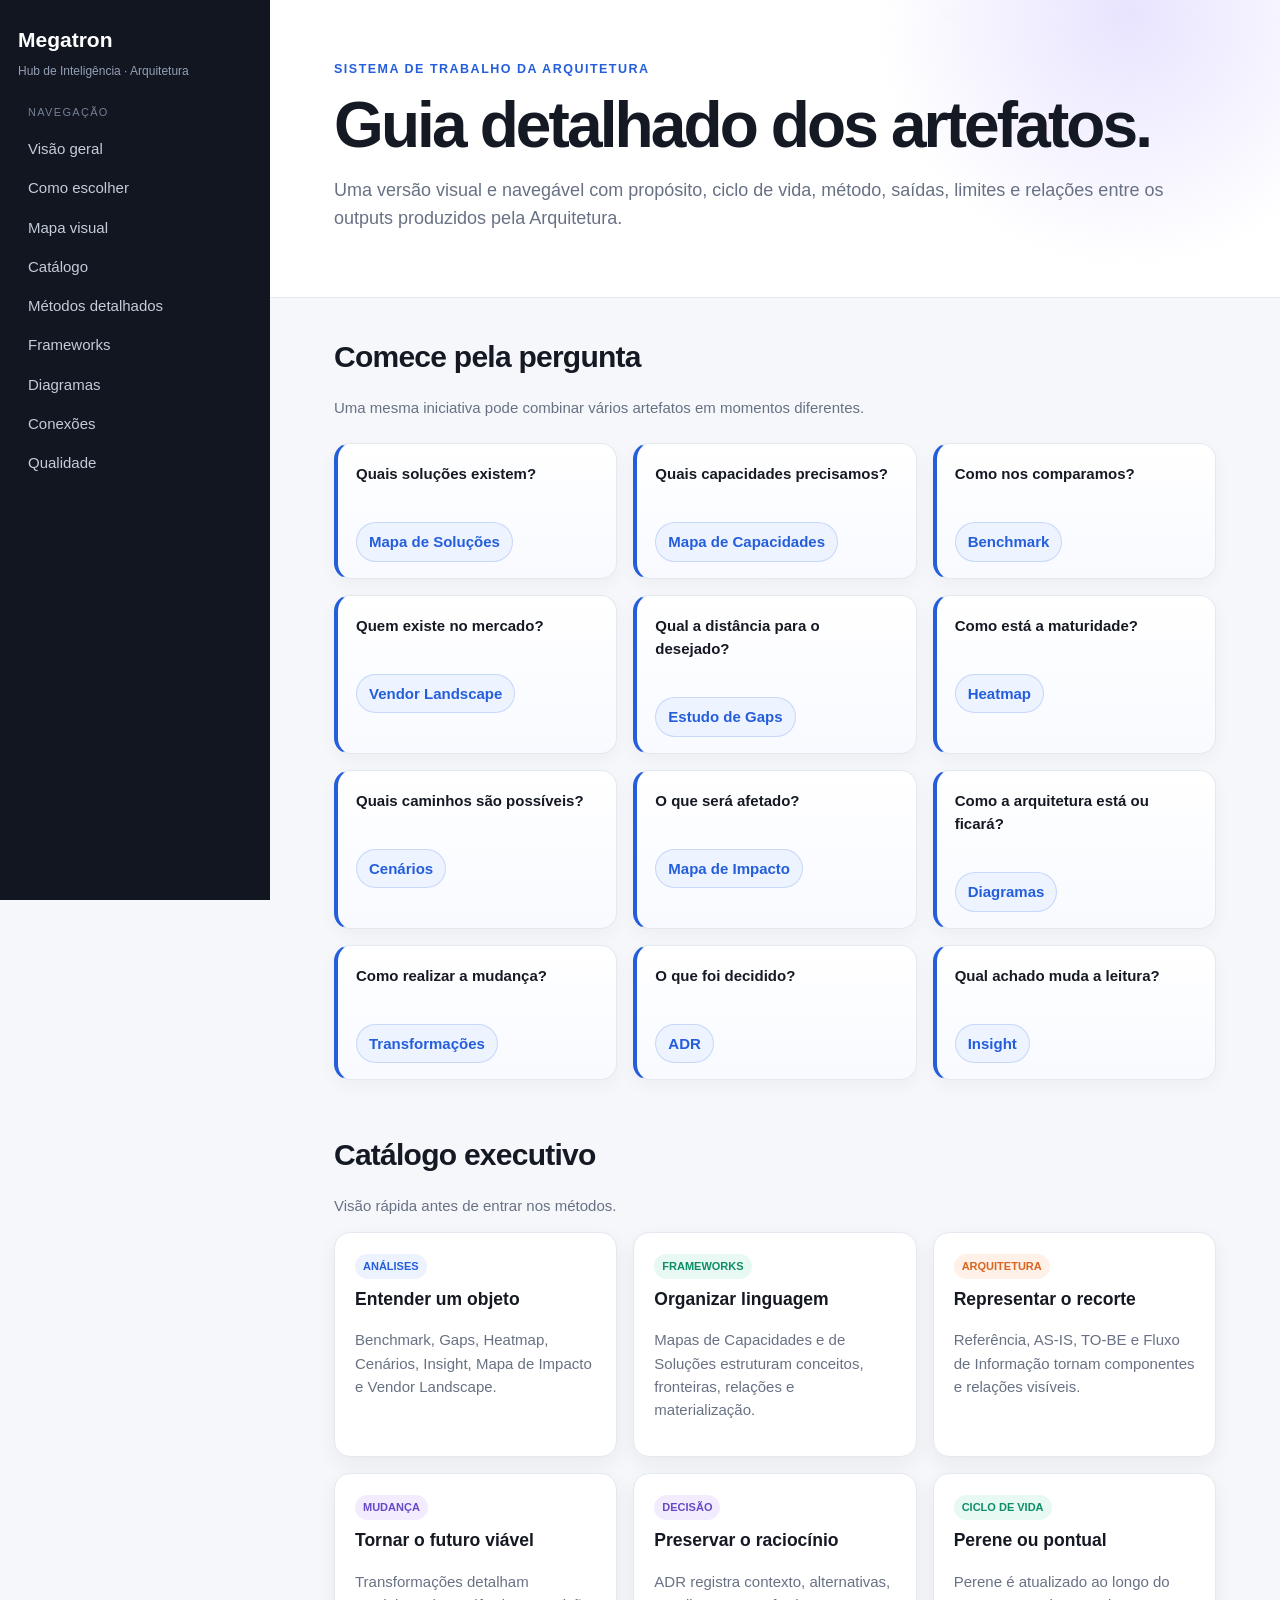
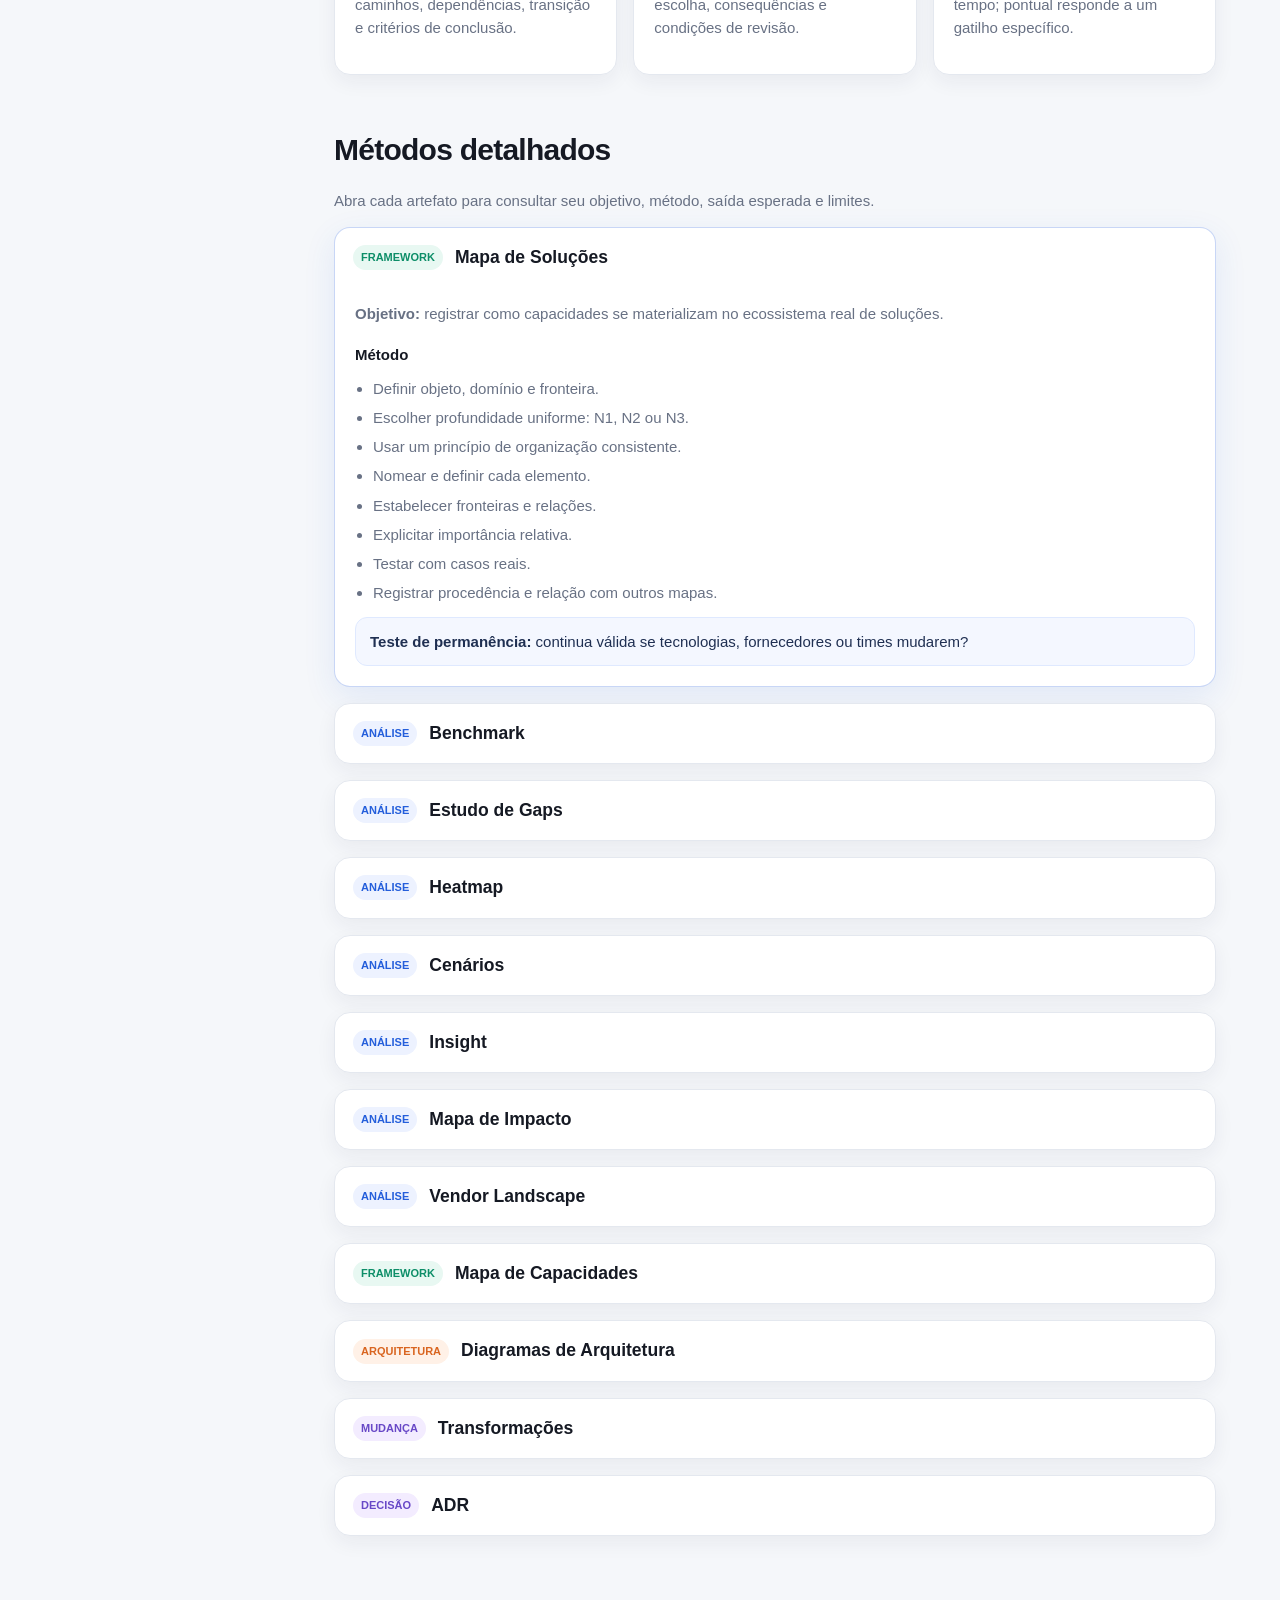
<file: index.html>
﻿<!doctype html>
<html lang="pt-BR">
  <head>
    <meta charset="utf-8" />
    <meta http-equiv="refresh" content="0; url=front/index.html" />
    <title>Megatron</title>
    <meta name="viewport" content="width=device-width, initial-scale=1" />
  </head>
  <body>
    <p>Redirecionando para a página principal...</p>
    <script>
      window.location.replace('front/index.html');
    </script>
  </body>
</html>
</file>
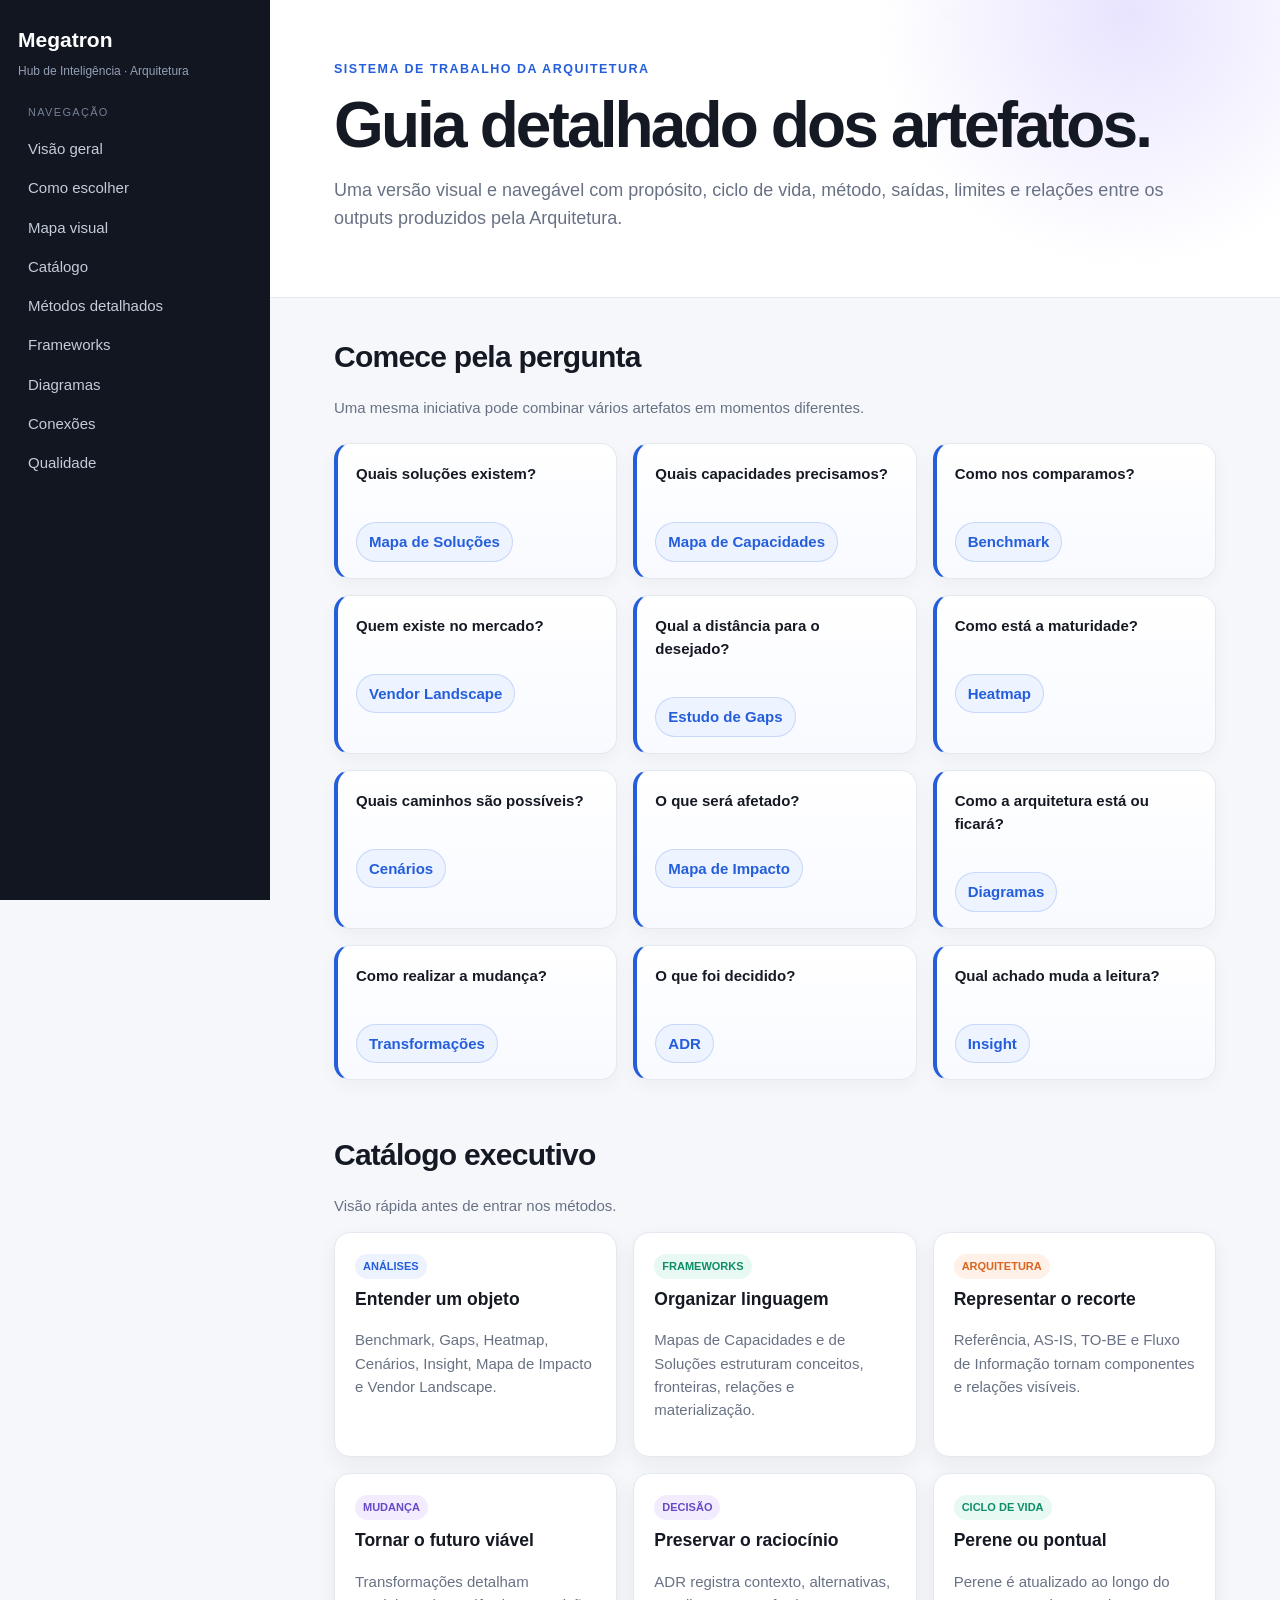
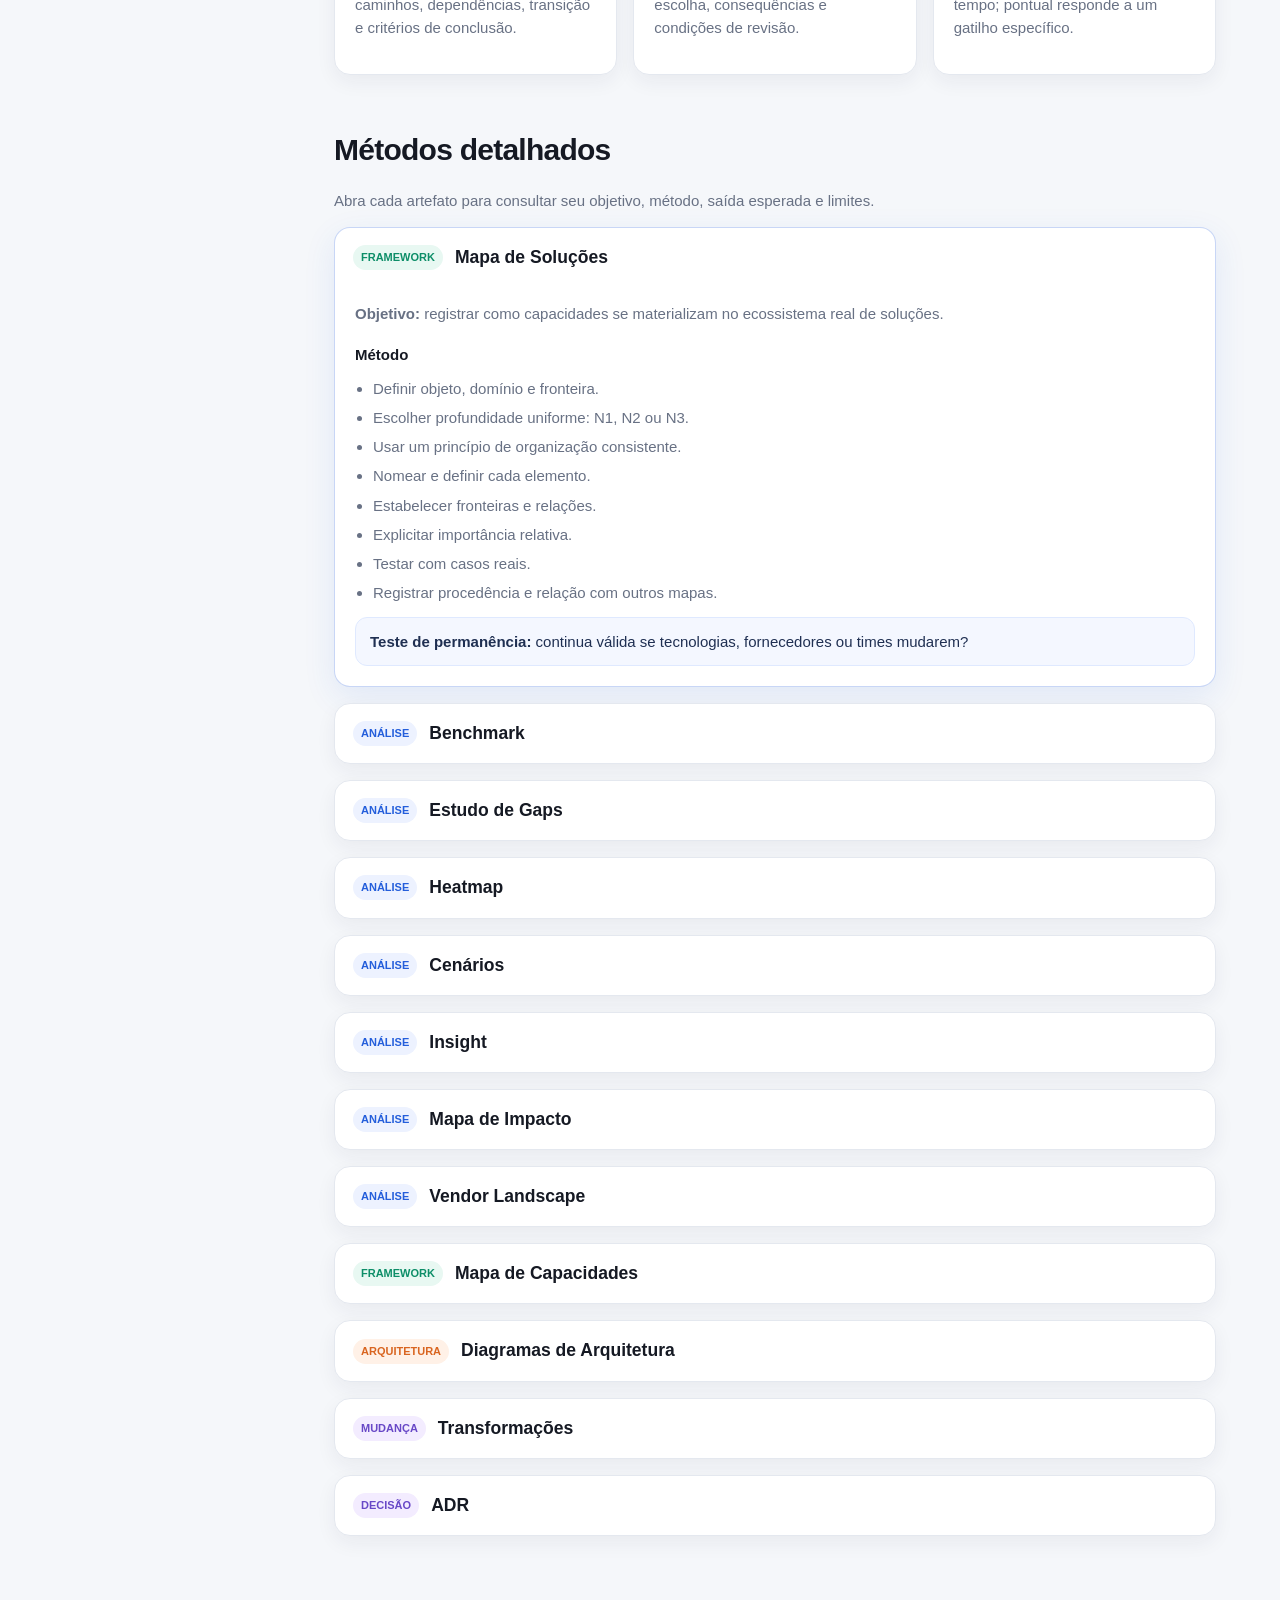
<file: front/index.html>
<!doctype html>
<html lang="pt-BR">
  <head>
    <meta charset="utf-8">
    <meta name="viewport" content="width=device-width, initial-scale=1">
    <title>Megatron | Guia detalhado de artefatos</title>
    <link rel="stylesheet" href="css/styles.css">
  </head>
  <body>
    <div class="layout">
      <aside class="side" aria-label="Navegação principal">
        <div class="brand">Megatron</div>
        <div class="sub">Hub de Inteligência · Arquitetura</div>
        <div class="navtitle">Navegação</div>
        <a href="#visao">Visão geral</a>
        <a href="#escolha">Como escolher</a>
        <a href="#mapa">Mapa visual</a>
        <a href="#catalogo">Catálogo</a>
        <a href="#metodos">Métodos detalhados</a>
        <a href="#frameworks">Frameworks</a>
        <a href="#diagramas">Diagramas</a>
        <a href="#conexoes">Conexões</a>
        <a href="#qualidade">Qualidade</a>
      </aside>

      <main>
        <header class="hero" id="visao">
          <small>SISTEMA DE TRABALHO DA ARQUITETURA</small>
          <h1>Guia detalhado dos artefatos.</h1>
          <p>Uma versão visual e navegável com propósito, ciclo de vida, método, saídas, limites e relações entre os outputs produzidos pela Arquitetura.</p>
        </header>

        <div class="content">
          <section class="section" id="escolha" aria-labelledby="titulo-escolha">
            <h2 id="titulo-escolha">Comece pela pergunta</h2>
            <p class="lead">Uma mesma iniciativa pode combinar vários artefatos em momentos diferentes.</p>
            <div class="choice">
              <div><b>Quais soluções existem?</b><br><a href="#mapa-de-solucoes">Mapa de Soluções</a></div>
              <div><b>Quais capacidades precisamos?</b><br><a href="#mapa-de-capacidades">Mapa de Capacidades</a></div>
              <div><b>Como nos comparamos?</b><br><a href="#benchmark">Benchmark</a></div>
              <div><b>Quem existe no mercado?</b><br><a href="#vendor-landscape">Vendor Landscape</a></div>
              <div><b>Qual a distância para o desejado?</b><br><a href="#estudo-de-gaps">Estudo de Gaps</a></div>
              <div><b>Como está a maturidade?</b><br><a href="#heatmap">Heatmap</a></div>
              <div><b>Quais caminhos são possíveis?</b><br><a href="#cenarios">Cenários</a></div>
              <div><b>O que será afetado?</b><br><a href="#mapa-de-impacto">Mapa de Impacto</a></div>
              <div><b>Como a arquitetura está ou ficará?</b><br><a href="#diagramas-arquitetura">Diagramas</a></div>
              <div><b>Como realizar a mudança?</b><br><a href="#transformacoes">Transformações</a></div>
              <div><b>O que foi decidido?</b><br><a href="#adr">ADR</a></div>
              <div><b>Qual achado muda a leitura?</b><br><a href="#insight">Insight</a></div>
            </div>
          </section>

          <section class="section" id="catalogo" aria-labelledby="titulo-catalogo">
            <h2 id="titulo-catalogo">Catálogo executivo</h2>
            <p class="lead">Visão rápida antes de entrar nos métodos.</p>

            <div class="cards">
              <div class="panel">
                <span class="tag">Análises</span>
                <h3>Entender um objeto</h3>
                <p>Benchmark, Gaps, Heatmap, Cenários, Insight, Mapa de Impacto e Vendor Landscape.</p>
              </div>

              <div class="panel">
                <span class="tag framework">Frameworks</span>
                <h3>Organizar linguagem</h3>
                <p>Mapas de Capacidades e de Soluções estruturam conceitos, fronteiras, relações e materialização.</p>
              </div>

              <div class="panel">
                <span class="tag arch">Arquitetura</span>
                <h3>Representar o recorte</h3>
                <p>Referência, AS-IS, TO-BE e Fluxo de Informação tornam componentes e relações visíveis.</p>
              </div>

              <div class="panel">
                <span class="tag other">Mudança</span>
                <h3>Tornar o futuro viável</h3>
                <p>Transformações detalham caminhos, dependências, transição e critérios de conclusão.</p>
              </div>

              <div class="panel">
                <span class="tag other">Decisão</span>
                <h3>Preservar o raciocínio</h3>
                <p>ADR registra contexto, alternativas, escolha, consequências e condições de revisão.</p>
              </div>

              <div class="panel">
                <span class="tag framework">Ciclo de vida</span>
                <h3>Perene ou pontual</h3>
                <p>Perene é atualizado ao longo do tempo; pontual responde a um gatilho específico.</p>
              </div>
            </div>
          </section>


          <section class="section" id="metodos" aria-labelledby="titulo-metodos">
            <h2 id="titulo-metodos">Métodos detalhados</h2>
            <p class="lead">Abra cada artefato para consultar seu objetivo, método, saída esperada e limites.</p>
            <div class="detailgrid">

              <details id="mapa-de-solucoes" open>
                <summary><div><span class="tag framework">Framework</span><h3>Mapa de Soluções</h3></div></summary>
                <div class="body"><p><b>Objetivo:</b> registrar como capacidades se materializam no ecossistema real de soluções.</p><h4>Método</h4><ul><li>Definir objeto, domínio e fronteira.</li><li>Escolher profundidade uniforme: N1, N2 ou N3.</li><li>Usar um princípio de organização consistente.</li><li>Nomear e definir cada elemento.</li><li>Estabelecer fronteiras e relações.</li><li>Explicitar importância relativa.</li><li>Testar com casos reais.</li><li>Registrar procedência e relação com outros mapas.</li></ul><div class="call"><b>Teste de permanência:</b> continua válida se tecnologias, fornecedores ou times mudarem?</div></div>
              </details>

              <details id="benchmark"><summary><div><span class="tag">Análise</span><h3>Benchmark</h3></div></summary><div class="body"><p><b>Objetivo:</b> situar um objeto diante de referências comparáveis e identificar o que incorporar, usar como direção, perseguir ou evitar.</p><h4>Método</h4><ul><li>Definir objeto único e comparável.</li><li>Selecionar comparados e justificar a escolha.</li><li>Fixar critérios antes da coleta.</li><li>Buscar evidência com profundidade equivalente.</li><li>Registrar contexto, padrões e outliers.</li><li>Julgar o aproveitamento e consolidar findings.</li></ul><div class="call"><b>Saída:</b> padrões, diferenças, referências úteis, caminhos a evitar e questões em aberto.</div><div class="call warning"><b>Limite:</b> não substituir Vendor Landscape nem registrar uma decisão já tomada.</div></div></details>

              <details id="estudo-de-gaps"><summary><div><span class="tag">Análise</span><h3>Estudo de Gaps</h3></div></summary><div class="body"><p><b>Objetivo:</b> dimensionar a distância entre atual e desejado, identificar causas e formular transformação candidata.</p><h4>Método</h4><ul><li>Declarar o referencial desejado.</li><li>Levantar estado atual com evidência.</li><li>Descrever o delta qualitativamente.</li><li>Nomear causas, severidade e dependências.</li><li>Estimar esforço.</li><li>Formular transformação candidata.</li></ul><div class="call"><b>Saída:</b> gap, causa, criticidade, esforço, dependências e ação candidata.</div></div></details>

              <details id="heatmap"><summary><div><span class="tag">Análise</span><h3>Heatmap</h3></div></summary><div class="body"><p><b>Objetivo:</b> oferecer uma leitura evolutiva de saúde, maturidade e cobertura das entidades avaliadas.</p><h4>Método</h4><ul><li>Fixar universo e nível de detalhe.</li><li>Definir escala e critérios comuns.</li><li>Avaliar cada item com evidência.</li><li>Mapear cobertura por iniciativas.</li><li>Comparar ciclos equivalentes.</li><li>Entregar como insumo de priorização.</li></ul><div class="call warning"><b>Ciclo:</b> continua pontual, mesmo quando compara com uma edição anterior.</div></div></details>

              <details id="cenarios"><summary><div><span class="tag">Análise</span><h3>Cenários</h3></div></summary><div class="body"><p><b>Objetivo:</b> tornar visíveis os ganhos e perdas de cada caminho possível.</p><h4>Método</h4><ul><li>Formular a decisão e o prazo.</li><li>Enumerar opções genuinamente viáveis.</li><li>Separar premissas de fatos.</li><li>Definir critérios e pesos antes da avaliação.</li><li>Comparar custo, lock-in, reversibilidade, velocidade e risco.</li><li>Declarar perdas e condições de reversão.</li></ul><div class="call"><b>Próximo passo:</b> quando houver escolha, registrar em ADR.</div></div></details>

              <details id="insight"><summary><div><span class="tag">Análise</span><h3>Insight</h3></div></summary><div class="body"><p><b>Objetivo:</b> capturar uma constatação não óbvia que altera entendimento, prioridade ou decisão.</p><h4>Método</h4><ul><li>Fazer varredura ampla.</li><li>Buscar padrão revelado pelo cruzamento.</li><li>Aplicar teste de interesse da fonte.</li><li>Classificar maturidade do sinal.</li><li>Derivar consequência ou pergunta acionável.</li></ul><div class="call warning"><b>Teste:</b> se uma única fonte já afirma, é citação, não insight.</div></div></details>

              <details id="mapa-de-impacto"><summary><div><span class="tag">Análise</span><h3>Mapa de Impacto</h3></div></summary><div class="body"><p><b>Objetivo:</b> rastrear a propagação de uma mudança pela arquitetura, áreas e governança.</p><h4>Método</h4><ul><li>Caracterizar o gatilho.</li><li>Localizar o primeiro ponto atingido.</li><li>Percorrer capacidades, soluções, dados e processos.</li><li>Classificar impactos diretos, indiretos e de segunda ordem.</li><li>Nomear afetados e não-impactos.</li><li>Definir sinais de monitoramento.</li></ul><div class="call warning"><b>Limite:</b> mostra propagação; não substitui plano de transformação.</div></div></details>

              <details id="vendor-landscape"><summary><div><span class="tag">Análise</span><h3>Vendor Landscape</h3></div></summary><div class="body"><p><b>Objetivo:</b> mapear players, diferenciações, agrupamentos, lacunas e implicações de uma categoria.</p><h4>Método</h4><ul><li>Delimitar a vertical.</li><li>Definir critérios de diferenciação.</li><li>Levantar fichas dos players com origem e data.</li><li>Agrupar por posicionamento.</li><li>Interpretar dominância, emergentes e white spaces.</li></ul><div class="call warning"><b>Limite:</b> não transformar o landscape em recomendação de fornecedor.</div></div></details>

              <details id="mapa-de-capacidades"><summary><div><span class="tag framework">Framework</span><h3>Mapa de Capacidades</h3></div></summary><div class="body"><p><b>Objetivo:</b> representar habilidades permanentes necessárias para produzir resultados.</p><h4>Método</h4><ul><li>Definir objeto, domínio e fronteira.</li><li>Escolher profundidade uniforme: N1, N2 ou N3.</li><li>Usar um princípio de organização consistente.</li><li>Nomear e definir cada elemento.</li><li>Estabelecer fronteiras e relações.</li><li>Explicitar importância relativa.</li><li>Testar com casos reais.</li><li>Registrar procedência e relação com outros mapas.</li></ul><div class="call"><b>Teste de permanência:</b> continua válida se tecnologias, fornecedores ou times mudarem?</div></div></details>

              <details id="diagramas-arquitetura"><summary><div><span class="tag arch">Arquitetura</span><h3>Diagramas de Arquitetura</h3></div></summary><div class="body"><p><b>Objetivo:</b> representar componentes, relações, fluxos, tecnologias, escopos e restrições.</p><h4>Método</h4><ul><li>Delimitar recorte e gatilho.</li><li>Identificar e descrever componentes.</li><li>Explicitar relações, dados e serviços.</li><li>Declarar fronteiras e restrições.</li><li>Indicar tecnologias relevantes.</li><li>Diferenciar Referência, AS-IS, TO-BE ou Fluxo.</li><li>Construir hierarquia e direção visual.</li><li>Registrar uso esperado, fontes e data.</li></ul><div class="call"><b>Princípio:</b> o desenho mostra onde; a descrição explica por que existe e como interpretar.</div></div></details>

              <details id="transformacoes"><summary><div><span class="tag other">Mudança</span><h3>Transformações</h3></div></summary><div class="body"><p><b>Objetivo:</b> tornar viável a passagem do estado atual para um futuro desejado.</p><h4>Método</h4><ul><li>Delimitar o objeto.</li><li>Levantar AS-IS com evidência.</li><li>Explicitar restrições.</li><li>Declarar ambição do TO-BE.</li><li>Explorar opções distintas.</li><li>Avaliar esforço, prazo, custo e risco.</li><li>Mapear dependências e transição.</li><li>Nomear responsáveis e critérios de conclusão.</li></ul><div class="call"><b>Saída:</b> escopo, horizonte, esforço, dependências, capacidades afetadas e gap de origem.</div></div></details>

              <details id="adr"><summary><div><span class="tag other">Decisão</span><h3>ADR</h3></div></summary><div class="body"><p><b>Objetivo:</b> preservar o raciocínio de uma decisão arquitetural relevante.</p><h4>Método</h4><ul><li>Nomear uma única decisão.</li><li>Declarar status.</li><li>Descrever contexto e problema.</li><li>Registrar critérios e alternativas.</li><li>Enunciar decisão e aprovadores.</li><li>Explicitar consequências.</li><li>Definir condições de revisão.</li><li>Relacionar evidências e publicar metadados.</li></ul><div class="call warning"><b>Limite:</b> não é ata; mudança de decisão exige novo ADR.</div></div></details>
            </div>
          </section>

        </div>
      </main>
    </div>

    <script src="js/script.js"></script>
  </body>
</html>
</file>
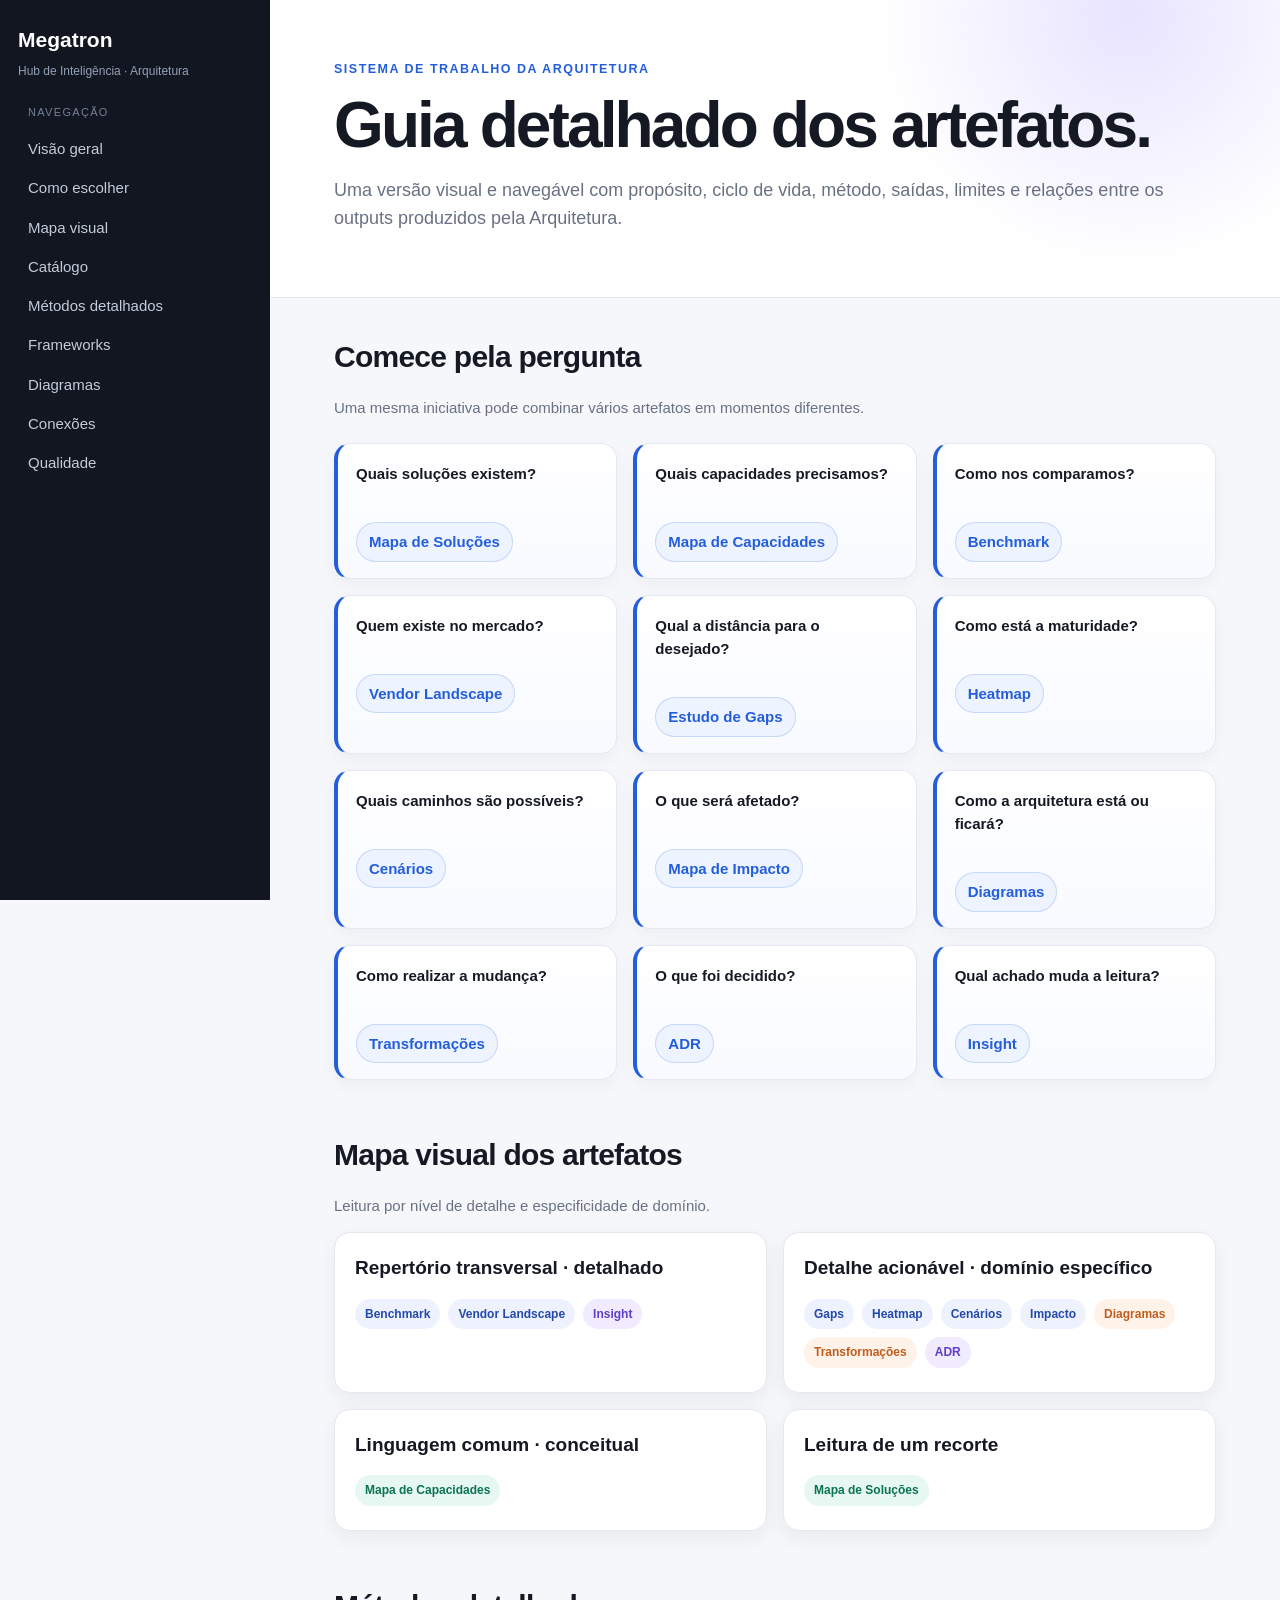
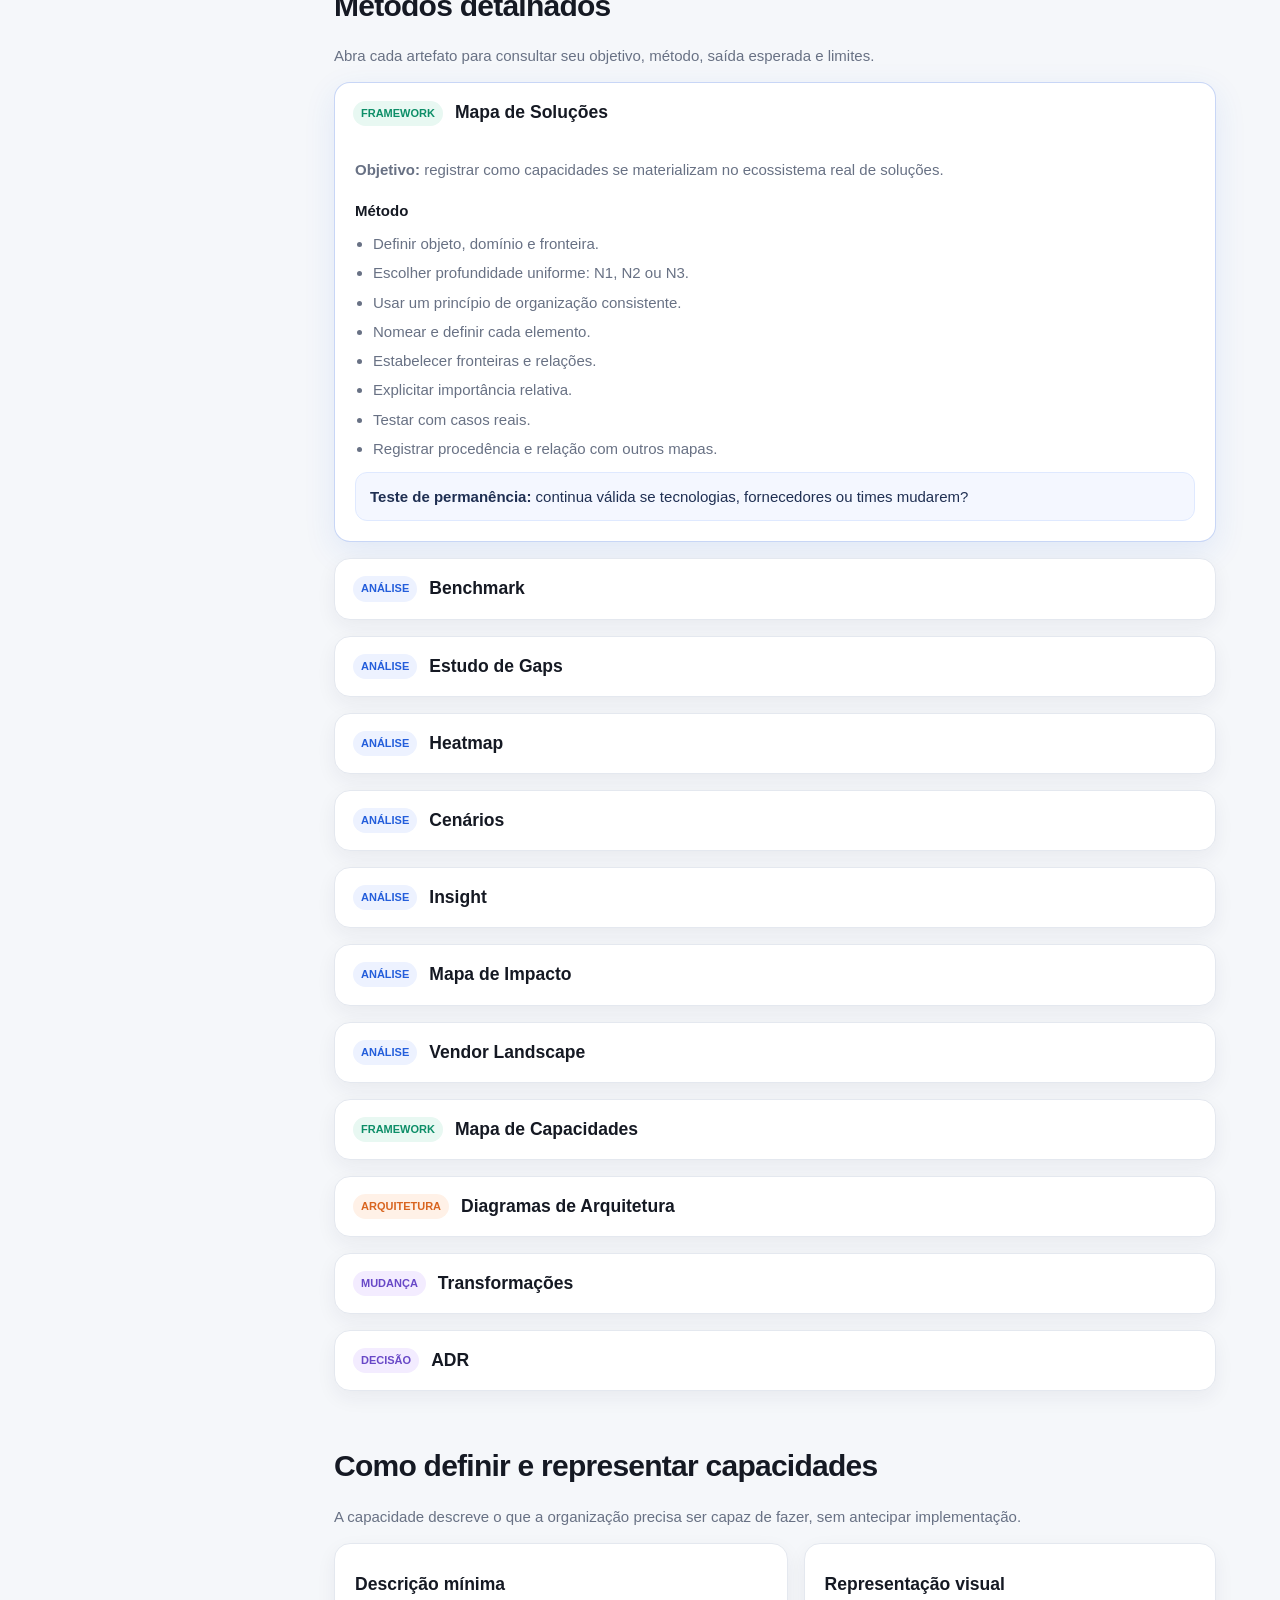
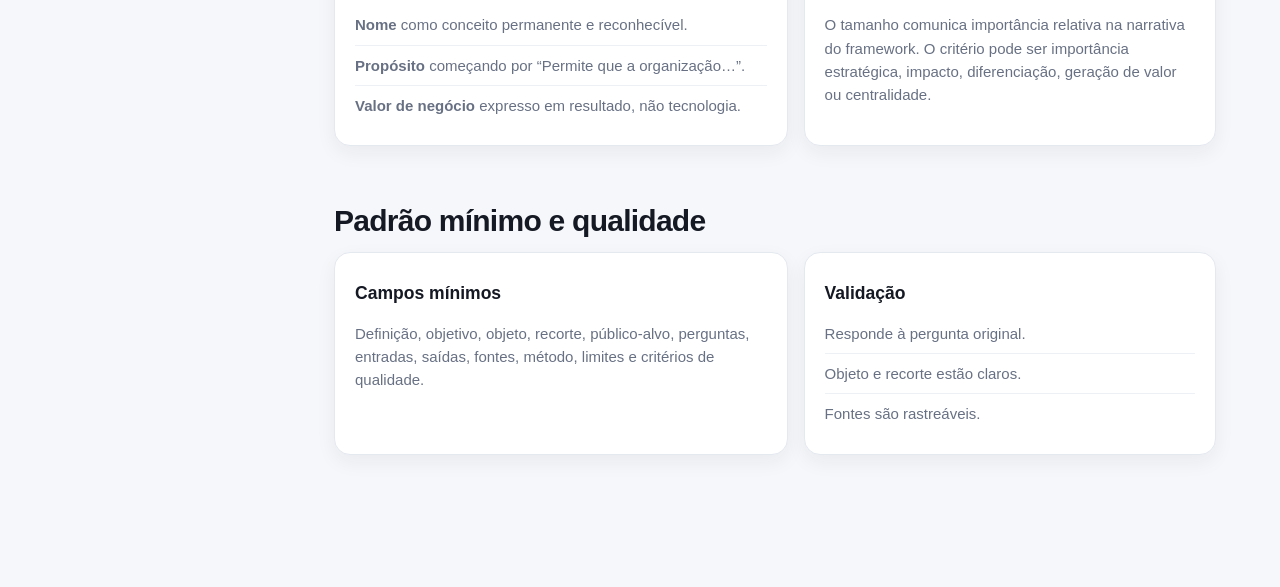
<file: outputs-artefacts.html>
<!doctype html>
<html lang="pt-BR">
  <head>
    <meta charset="utf-8">
    <meta name="viewport" content="width=device-width, initial-scale=1">
    <title>Megatron | Guia detalhado de artefatos</title>
    <link rel="stylesheet" href="styles.css">
  </head>
  <body>
    <div class="layout">
      <aside class="side" aria-label="Navegação principal">
        <div class="brand">Megatron</div>
        <div class="sub">Hub de Inteligência · Arquitetura</div>
        <div class="navtitle">Navegação</div>
        <a href="#visao">Visão geral</a>
        <a href="#escolha">Como escolher</a>
        <a href="#mapa">Mapa visual</a>
        <a href="#catalogo">Catálogo</a>
        <a href="#metodos">Métodos detalhados</a>
        <a href="#frameworks">Frameworks</a>
        <a href="#diagramas">Diagramas</a>
        <a href="#conexoes">Conexões</a>
        <a href="#qualidade">Qualidade</a>
      </aside>

      <main>
        <header class="hero" id="visao">
          <small>SISTEMA DE TRABALHO DA ARQUITETURA</small>
          <h1>Guia detalhado dos artefatos.</h1>
          <p>Uma versão visual e navegável com propósito, ciclo de vida, método, saídas, limites e relações entre os outputs produzidos pela Arquitetura.</p>
        </header>

        <div class="content">
          <section class="section" id="escolha" aria-labelledby="titulo-escolha">
            <h2 id="titulo-escolha">Comece pela pergunta</h2>
            <p class="lead">Uma mesma iniciativa pode combinar vários artefatos em momentos diferentes.</p>
            <div class="choice">
              <div><b>Quais soluções existem?</b><br><a href="#mapa-de-solucoes">Mapa de Soluções</a></div>
              <div><b>Quais capacidades precisamos?</b><br><a href="#mapa-de-capacidades">Mapa de Capacidades</a></div>
              <div><b>Como nos comparamos?</b><br><a href="#benchmark">Benchmark</a></div>
              <div><b>Quem existe no mercado?</b><br><a href="#vendor-landscape">Vendor Landscape</a></div>
              <div><b>Qual a distância para o desejado?</b><br><a href="#estudo-de-gaps">Estudo de Gaps</a></div>
              <div><b>Como está a maturidade?</b><br><a href="#heatmap">Heatmap</a></div>
              <div><b>Quais caminhos são possíveis?</b><br><a href="#cenarios">Cenários</a></div>
              <div><b>O que será afetado?</b><br><a href="#mapa-de-impacto">Mapa de Impacto</a></div>
              <div><b>Como a arquitetura está ou ficará?</b><br><a href="#diagramas-arquitetura">Diagramas</a></div>
              <div><b>Como realizar a mudança?</b><br><a href="#transformacoes">Transformações</a></div>
              <div><b>O que foi decidido?</b><br><a href="#adr">ADR</a></div>
              <div><b>Qual achado muda a leitura?</b><br><a href="#insight">Insight</a></div>
            </div>
          </section>

          <section class="section" id="mapa">
            <h2>Mapa visual dos artefatos</h2>
            <p class="lead">Leitura por nível de detalhe e especificidade de domínio.</p>
            <div class="map">
              <div class="quad"><h3>Repertório transversal · detalhado</h3><span class="pill">Benchmark</span><span class="pill">Vendor Landscape</span><span class="pill p">Insight</span></div>
              <div class="quad"><h3>Detalhe acionável · domínio específico</h3><span class="pill">Gaps</span><span class="pill">Heatmap</span><span class="pill">Cenários</span><span class="pill">Impacto</span><span class="pill o">Diagramas</span><span class="pill o">Transformações</span><span class="pill p">ADR</span></div>
              <div class="quad"><h3>Linguagem comum · conceitual</h3><span class="pill g">Mapa de Capacidades</span></div>
              <div class="quad"><h3>Leitura de um recorte</h3><span class="pill g">Mapa de Soluções</span></div>
            </div>
          </section>

          <section class="section" id="metodos" aria-labelledby="titulo-metodos">
            <h2 id="titulo-metodos">Métodos detalhados</h2>
            <p class="lead">Abra cada artefato para consultar seu objetivo, método, saída esperada e limites.</p>
            <div class="detailgrid">

              <details id="mapa-de-solucoes" open>
                <summary><div><span class="tag framework">Framework</span><h3>Mapa de Soluções</h3></div></summary>
                <div class="body"><p><b>Objetivo:</b> registrar como capacidades se materializam no ecossistema real de soluções.</p><h4>Método</h4><ul><li>Definir objeto, domínio e fronteira.</li><li>Escolher profundidade uniforme: N1, N2 ou N3.</li><li>Usar um princípio de organização consistente.</li><li>Nomear e definir cada elemento.</li><li>Estabelecer fronteiras e relações.</li><li>Explicitar importância relativa.</li><li>Testar com casos reais.</li><li>Registrar procedência e relação com outros mapas.</li></ul><div class="call"><b>Teste de permanência:</b> continua válida se tecnologias, fornecedores ou times mudarem?</div></div>
              </details>

              <details id="benchmark"><summary><div><span class="tag">Análise</span><h3>Benchmark</h3></div></summary><div class="body"><p><b>Objetivo:</b> situar um objeto diante de referências comparáveis e identificar o que incorporar, usar como direção, perseguir ou evitar.</p><h4>Método</h4><ul><li>Definir objeto único e comparável.</li><li>Selecionar comparados e justificar a escolha.</li><li>Fixar critérios antes da coleta.</li><li>Buscar evidência com profundidade equivalente.</li><li>Registrar contexto, padrões e outliers.</li><li>Julgar o aproveitamento e consolidar findings.</li></ul><div class="call"><b>Saída:</b> padrões, diferenças, referências úteis, caminhos a evitar e questões em aberto.</div><div class="call warning"><b>Limite:</b> não substituir Vendor Landscape nem registrar uma decisão já tomada.</div></div></details>

              <details id="estudo-de-gaps"><summary><div><span class="tag">Análise</span><h3>Estudo de Gaps</h3></div></summary><div class="body"><p><b>Objetivo:</b> dimensionar a distância entre atual e desejado, identificar causas e formular transformação candidata.</p><h4>Método</h4><ul><li>Declarar o referencial desejado.</li><li>Levantar estado atual com evidência.</li><li>Descrever o delta qualitativamente.</li><li>Nomear causas, severidade e dependências.</li><li>Estimar esforço.</li><li>Formular transformação candidata.</li></ul><div class="call"><b>Saída:</b> gap, causa, criticidade, esforço, dependências e ação candidata.</div></div></details>

              <details id="heatmap"><summary><div><span class="tag">Análise</span><h3>Heatmap</h3></div></summary><div class="body"><p><b>Objetivo:</b> oferecer uma leitura evolutiva de saúde, maturidade e cobertura das entidades avaliadas.</p><h4>Método</h4><ul><li>Fixar universo e nível de detalhe.</li><li>Definir escala e critérios comuns.</li><li>Avaliar cada item com evidência.</li><li>Mapear cobertura por iniciativas.</li><li>Comparar ciclos equivalentes.</li><li>Entregar como insumo de priorização.</li></ul><div class="call warning"><b>Ciclo:</b> continua pontual, mesmo quando compara com uma edição anterior.</div></div></details>

              <details id="cenarios"><summary><div><span class="tag">Análise</span><h3>Cenários</h3></div></summary><div class="body"><p><b>Objetivo:</b> tornar visíveis os ganhos e perdas de cada caminho possível.</p><h4>Método</h4><ul><li>Formular a decisão e o prazo.</li><li>Enumerar opções genuinamente viáveis.</li><li>Separar premissas de fatos.</li><li>Definir critérios e pesos antes da avaliação.</li><li>Comparar custo, lock-in, reversibilidade, velocidade e risco.</li><li>Declarar perdas e condições de reversão.</li></ul><div class="call"><b>Próximo passo:</b> quando houver escolha, registrar em ADR.</div></div></details>

              <details id="insight"><summary><div><span class="tag">Análise</span><h3>Insight</h3></div></summary><div class="body"><p><b>Objetivo:</b> capturar uma constatação não óbvia que altera entendimento, prioridade ou decisão.</p><h4>Método</h4><ul><li>Fazer varredura ampla.</li><li>Buscar padrão revelado pelo cruzamento.</li><li>Aplicar teste de interesse da fonte.</li><li>Classificar maturidade do sinal.</li><li>Derivar consequência ou pergunta acionável.</li></ul><div class="call warning"><b>Teste:</b> se uma única fonte já afirma, é citação, não insight.</div></div></details>

              <details id="mapa-de-impacto"><summary><div><span class="tag">Análise</span><h3>Mapa de Impacto</h3></div></summary><div class="body"><p><b>Objetivo:</b> rastrear a propagação de uma mudança pela arquitetura, áreas e governança.</p><h4>Método</h4><ul><li>Caracterizar o gatilho.</li><li>Localizar o primeiro ponto atingido.</li><li>Percorrer capacidades, soluções, dados e processos.</li><li>Classificar impactos diretos, indiretos e de segunda ordem.</li><li>Nomear afetados e não-impactos.</li><li>Definir sinais de monitoramento.</li></ul><div class="call warning"><b>Limite:</b> mostra propagação; não substitui plano de transformação.</div></div></details>

              <details id="vendor-landscape"><summary><div><span class="tag">Análise</span><h3>Vendor Landscape</h3></div></summary><div class="body"><p><b>Objetivo:</b> mapear players, diferenciações, agrupamentos, lacunas e implicações de uma categoria.</p><h4>Método</h4><ul><li>Delimitar a vertical.</li><li>Definir critérios de diferenciação.</li><li>Levantar fichas dos players com origem e data.</li><li>Agrupar por posicionamento.</li><li>Interpretar dominância, emergentes e white spaces.</li></ul><div class="call warning"><b>Limite:</b> não transformar o landscape em recomendação de fornecedor.</div></div></details>

              <details id="mapa-de-capacidades"><summary><div><span class="tag framework">Framework</span><h3>Mapa de Capacidades</h3></div></summary><div class="body"><p><b>Objetivo:</b> representar habilidades permanentes necessárias para produzir resultados.</p><h4>Método</h4><ul><li>Definir objeto, domínio e fronteira.</li><li>Escolher profundidade uniforme: N1, N2 ou N3.</li><li>Usar um princípio de organização consistente.</li><li>Nomear e definir cada elemento.</li><li>Estabelecer fronteiras e relações.</li><li>Explicitar importância relativa.</li><li>Testar com casos reais.</li><li>Registrar procedência e relação com outros mapas.</li></ul><div class="call"><b>Teste de permanência:</b> continua válida se tecnologias, fornecedores ou times mudarem?</div></div></details>

              <details id="diagramas-arquitetura"><summary><div><span class="tag arch">Arquitetura</span><h3>Diagramas de Arquitetura</h3></div></summary><div class="body"><p><b>Objetivo:</b> representar componentes, relações, fluxos, tecnologias, escopos e restrições.</p><h4>Método</h4><ul><li>Delimitar recorte e gatilho.</li><li>Identificar e descrever componentes.</li><li>Explicitar relações, dados e serviços.</li><li>Declarar fronteiras e restrições.</li><li>Indicar tecnologias relevantes.</li><li>Diferenciar Referência, AS-IS, TO-BE ou Fluxo.</li><li>Construir hierarquia e direção visual.</li><li>Registrar uso esperado, fontes e data.</li></ul><div class="call"><b>Princípio:</b> o desenho mostra onde; a descrição explica por que existe e como interpretar.</div></div></details>

              <details id="transformacoes"><summary><div><span class="tag other">Mudança</span><h3>Transformações</h3></div></summary><div class="body"><p><b>Objetivo:</b> tornar viável a passagem do estado atual para um futuro desejado.</p><h4>Método</h4><ul><li>Delimitar o objeto.</li><li>Levantar AS-IS com evidência.</li><li>Explicitar restrições.</li><li>Declarar ambição do TO-BE.</li><li>Explorar opções distintas.</li><li>Avaliar esforço, prazo, custo e risco.</li><li>Mapear dependências e transição.</li><li>Nomear responsáveis e critérios de conclusão.</li></ul><div class="call"><b>Saída:</b> escopo, horizonte, esforço, dependências, capacidades afetadas e gap de origem.</div></div></details>

              <details id="adr"><summary><div><span class="tag other">Decisão</span><h3>ADR</h3></div></summary><div class="body"><p><b>Objetivo:</b> preservar o raciocínio de uma decisão arquitetural relevante.</p><h4>Método</h4><ul><li>Nomear uma única decisão.</li><li>Declarar status.</li><li>Descrever contexto e problema.</li><li>Registrar critérios e alternativas.</li><li>Enunciar decisão e aprovadores.</li><li>Explicitar consequências.</li><li>Definir condições de revisão.</li><li>Relacionar evidências e publicar metadados.</li></ul><div class="call warning"><b>Limite:</b> não é ata; mudança de decisão exige novo ADR.</div></div></details>
            </div>
          </section>

          <section class="section" id="frameworks">
            <h2>Como definir e representar capacidades</h2>
            <p class="lead">A capacidade descreve o que a organização precisa ser capaz de fazer, sem antecipar implementação.</p>
            <div class="two">
              <div class="panel">
                <h3>Descrição mínima</h3>
                <div class="check"><b>Nome</b> como conceito permanente e reconhecível.</div>
                <div class="check"><b>Propósito</b> começando por “Permite que a organização…”.</div>
                <div class="check"><b>Valor de negócio</b> expresso em resultado, não tecnologia.</div>
              </div>
              <div class="panel">
                <h3>Representação visual</h3>
                <p>O tamanho comunica importância relativa na narrativa do framework. O critério pode ser importância estratégica, impacto, diferenciação, geração de valor ou centralidade.</p>
              </div>
            </div>
          </section>

          <section class="section" id="qualidade">
            <h2>Padrão mínimo e qualidade</h2>
            <div class="two">
              <div class="panel"><h3>Campos mínimos</h3><p>Definição, objetivo, objeto, recorte, público-alvo, perguntas, entradas, saídas, fontes, método, limites e critérios de qualidade.</p></div>
              <div class="panel"><h3>Validação</h3><div class="check">Responde à pergunta original.</div><div class="check">Objeto e recorte estão claros.</div><div class="check">Fontes são rastreáveis.</div></div>
            </div>
          </section>
        </div>
      </main>
    </div>

    <script src="script.js"></script>
  </body>
</html>
</file>
<file: front/css/styles.css>
:root {
  --ink: #151923;
  --muted: #687184;
  --bg: #f5f7fa;
  --line: #e4e8ef;
  --blue: #245edb;
  --green: #0d8e68;
  --orange: #d96520;
  --purple: #6848c7;
  --nav-bg: #111620;
  --nav-text: #c4ccda;
  --nav-text-strong: #ffffff;
  --panel-bg: #ffffff;
  --shadow: rgba(27, 37, 64, 0.06);
}

* { box-sizing: border-box; }

html {
  scroll-behavior: smooth;
}

body {
  margin: 0;
  font: 15px/1.55 "Segoe UI", Arial, sans-serif;
  background: var(--bg);
  color: var(--ink);
}

a {
  color: var(--blue);
  text-decoration: none;
}

a:hover {
  text-decoration: underline;
}

.layout {
  display: grid;
  grid-template-columns: 270px minmax(0, 1fr);
}

.side {
  position: sticky;
  top: 0;
  height: 100vh;
  padding: 24px 18px;
  background: var(--nav-bg);
  color: var(--nav-text-strong);
  overflow: auto;
}

.brand {
  font-size: 21px;
  font-weight: 800;
  margin-bottom: 5px;
}

.sub {
  color: #94a0b6;
  font-size: 12px;
}

.navtitle {
  margin: 24px 10px 8px;
  color: #768198;
  text-transform: uppercase;
  font-size: 11px;
  letter-spacing: 0.12em;
}

.side a {
  display: block;
  color: var(--nav-text);
  text-decoration: none;
  padding: 8px 10px;
  border-radius: 9px;
  transition: background-color 0.2s ease, color 0.2s ease;
}

.side a:hover,
.side a.active {
  background: #252c3b;
  color: var(--nav-text-strong);
}

.hero {
  padding: 56px clamp(25px, 5vw, 74px) 46px;
  background: radial-gradient(circle at 85% 5%, #e8e4ff, transparent 28%), #ffffff;
  border-bottom: 1px solid var(--line);
}

.hero small {
  color: var(--blue);
  font-weight: 800;
  letter-spacing: 0.12em;
}

.hero h1 {
  max-width: 900px;
  font-size: clamp(40px, 5vw, 68px);
  line-height: 1.03;
  letter-spacing: -0.045em;
  margin: 14px 0;
}

.hero p {
  max-width: 830px;
  font-size: 18px;
  color: var(--muted);
}

.content {
  max-width: 1500px;
  padding: 36px clamp(25px, 5vw, 74px) 80px;
}

.section {
  margin: 0 0 52px;
  scroll-margin-top: 20px;
}

.section h2 {
  margin: 0 0 7px;
  font-size: 30px;
  letter-spacing: -0.025em;
}

.lead {
  color: var(--muted);
  max-width: 850px;
}

.metrics,
.cards,
.types,
.map,
.two,
.flow,
.choice,
.detailgrid {
  display: grid;
  gap: 16px;
}

.metrics {
  grid-template-columns: repeat(4, minmax(0, 1fr));
}

.metric,
.panel,
.quad,
.type,
.step,
details {
  background: var(--panel-bg);
  border: 1px solid var(--line);
  border-radius: 16px;
  box-shadow: 0 7px 20px var(--shadow);
}

.metric {
  padding: 20px;
}

.metric b {
  display: block;
  font-size: 32px;
}

.metric span {
  color: var(--muted);
}

.cards {
  grid-template-columns: repeat(3, minmax(0, 1fr));
}

.panel,
.type,
.step,
.quad {
  padding: 20px;
}

.panel h3,
.type h3,
.step b {
  margin: 7px 0;
}

.panel p,
.type p,
.check,
.detailgrid .body,
.detailgrid .body ul {
  color: var(--muted);
}

.tag {
  display: inline-block;
  padding: 4px 8px;
  border-radius: 20px;
  background: #edf2ff;
  color: var(--blue);
  font-size: 11px;
  font-weight: 800;
  text-transform: uppercase;
}

.framework {
  background: #e8f8f2;
  color: var(--green);
}

.arch {
  background: #fff1e7;
  color: var(--orange);
}

.other {
  background: #f3ecff;
  color: var(--purple);
}

.choice {
  grid-template-columns: repeat(3, minmax(0, 1fr));
  margin-top: 24px;
}

.choice > div {
  background: linear-gradient(180deg, #ffffff, #f8faff);
  padding: 18px 18px 16px;
  border: 1px solid var(--line);
  border-left: 4px solid var(--blue);
  border-radius: 16px;
  box-shadow: 0 6px 18px rgba(21, 25, 35, 0.04);
}

.choice b {
  display: block;
  margin-bottom: 8px;
}

.choice a {
  display: inline-block;
  margin-top: 6px;
  padding: 7px 12px;
  border-radius: 999px;
  background: #edf3ff;
  color: var(--blue);
  font-weight: 700;
  border: 1px solid rgba(36, 94, 219, 0.18);
  transition: transform 0.2s ease, background-color 0.2s ease;
}

.choice a:hover {
  background: #dfeaff;
  color: #153d9d;
  text-decoration: none;
  transform: translateY(-1px);
}

.map {
  grid-template-columns: repeat(2, minmax(0, 1fr));
}

.quad h3 {
  margin: 0 0 12px;
  font-size: 19px;
}

.pill {
  display: inline-block;
  margin: 4px 8px 4px 0;
  padding: 6px 10px;
  border-radius: 999px;
  background: #eef2ff;
  color: #2349ad;
  font-weight: 700;
  font-size: 12px;
}

.pill.g {
  background: #e7f7f1;
  color: #0a744f;
}

.pill.o {
  background: #fff2e8;
  color: #bf5d1e;
}

.pill.p {
  background: #f1ebff;
  color: #603ecb;
}

.two {
  grid-template-columns: 1.1fr 1fr;
}

.check {
  display: block;
  padding: 8px 0;
  border-bottom: 1px solid #edf1f5;
}

.check:last-child {
  border-bottom: 0;
}

.detailgrid {
  grid-template-columns: 1fr;
}

.detailgrid details {
  overflow: hidden;
}

.detailgrid summary {
  list-style: none;
  cursor: pointer;
  padding: 16px 18px;
}

.detailgrid summary > div {
  display: flex;
  align-items: center;
  gap: 12px;
}

.detailgrid summary h3 {
  margin: 0;
}

.detailgrid summary::-webkit-details-marker {
  display: none;
}

.detailgrid details[open] {
  border-color: rgba(36, 94, 219, 0.25);
  box-shadow: 0 10px 32px rgba(36, 94, 219, 0.1);
}

.detailgrid .body {
  padding: 0 20px 20px;
}

.detailgrid .body h4 {
  margin: 18px 0 10px;
  color: var(--ink);
}

.detailgrid .body ul {
  margin: 0 0 12px 18px;
  padding: 0;
}

.detailgrid .body li {
  margin: 6px 0;
}

.call {
  margin-top: 12px;
  padding: 12px 14px;
  border-radius: 12px;
  background: #f4f7ff;
  border: 1px solid #dfe9ff;
  color: #1f2f52;
}

.call.warning {
  background: #fff7f2;
  border-color: #f7dcc6;
  color: #8b4d1b;
}

.types {
  grid-template-columns: repeat(4, minmax(0, 1fr));
}

.type small {
  display: block;
  color: var(--blue);
  font-weight: 800;
  letter-spacing: 0.12em;
  margin-bottom: 8px;
}

.flow {
  grid-template-columns: repeat(3, minmax(0, 1fr));
  margin-top: 18px;
}

.step {
  display: flex;
  flex-direction: column;
  gap: 8px;
  background: linear-gradient(180deg, #ffffff, #f7f9ff);
}

.step b {
  font-size: 13px;
  color: var(--blue);
  letter-spacing: 0.08em;
  text-transform: uppercase;
}

.compare {
  width: 100%;
  border-collapse: collapse;
  background: #ffffff;
  border: 1px solid var(--line);
  border-radius: 12px;
  overflow: hidden;
}

.compare th,
.compare td {
  padding: 12px 14px;
  border-bottom: 1px solid var(--line);
  text-align: left;
}

.compare th {
  background: #f4f7ff;
  font-size: 12px;
  letter-spacing: 0.08em;
  text-transform: uppercase;
  color: #4a5870;
}

.compare tr:last-child td {
  border-bottom: 0;
}

.footer {
  padding-top: 14px;
  color: var(--muted);
  font-size: 13px;
}

@media (max-width: 980px) {
  .layout {
    grid-template-columns: 1fr;
  }

  .side {
    position: relative;
    height: auto;
  }

  .metrics,
  .cards,
  .types,
  .flow,
  .map,
  .two,
  .choice {
    grid-template-columns: repeat(2, minmax(0, 1fr));
  }
}

@media (max-width: 640px) {
  .choice,
  .metrics,
  .cards,
  .types,
  .flow,
  .map,
  .two {
    grid-template-columns: 1fr;
  }

  .hero {
    padding-top: 38px;
  }

  .detailgrid summary > div {
    align-items: flex-start;
  }

  .detailgrid summary h3 {
    font-size: 18px;
  }
}
</file>
<file: styles.css>
:root {
  --ink: #151923;
  --muted: #687184;
  --bg: #f5f7fa;
  --line: #e4e8ef;
  --blue: #245edb;
  --green: #0d8e68;
  --orange: #d96520;
  --purple: #6848c7;
  --nav-bg: #111620;
  --nav-text: #c4ccda;
  --nav-text-strong: #ffffff;
  --panel-bg: #ffffff;
  --shadow: rgba(27, 37, 64, 0.06);
}

* { box-sizing: border-box; }

html {
  scroll-behavior: smooth;
}

body {
  margin: 0;
  font: 15px/1.55 "Segoe UI", Arial, sans-serif;
  background: var(--bg);
  color: var(--ink);
}

a {
  color: var(--blue);
  text-decoration: none;
}

a:hover {
  text-decoration: underline;
}

.layout {
  display: grid;
  grid-template-columns: 270px minmax(0, 1fr);
}

.side {
  position: sticky;
  top: 0;
  height: 100vh;
  padding: 24px 18px;
  background: var(--nav-bg);
  color: var(--nav-text-strong);
  overflow: auto;
}

.brand {
  font-size: 21px;
  font-weight: 800;
  margin-bottom: 5px;
}

.sub {
  color: #94a0b6;
  font-size: 12px;
}

.navtitle {
  margin: 24px 10px 8px;
  color: #768198;
  text-transform: uppercase;
  font-size: 11px;
  letter-spacing: 0.12em;
}

.side a {
  display: block;
  color: var(--nav-text);
  text-decoration: none;
  padding: 8px 10px;
  border-radius: 9px;
  transition: background-color 0.2s ease, color 0.2s ease;
}

.side a:hover,
.side a.active {
  background: #252c3b;
  color: var(--nav-text-strong);
}

.hero {
  padding: 56px clamp(25px, 5vw, 74px) 46px;
  background: radial-gradient(circle at 85% 5%, #e8e4ff, transparent 28%), #ffffff;
  border-bottom: 1px solid var(--line);
}

.hero small {
  color: var(--blue);
  font-weight: 800;
  letter-spacing: 0.12em;
}

.hero h1 {
  max-width: 900px;
  font-size: clamp(40px, 5vw, 68px);
  line-height: 1.03;
  letter-spacing: -0.045em;
  margin: 14px 0;
}

.hero p {
  max-width: 830px;
  font-size: 18px;
  color: var(--muted);
}

.content {
  max-width: 1500px;
  padding: 36px clamp(25px, 5vw, 74px) 80px;
}

.section {
  margin: 0 0 52px;
  scroll-margin-top: 20px;
}

.section h2 {
  margin: 0 0 7px;
  font-size: 30px;
  letter-spacing: -0.025em;
}

.lead {
  color: var(--muted);
  max-width: 850px;
}

.metrics,
.cards,
.types,
.map,
.two,
.flow,
.choice,
.detailgrid {
  display: grid;
  gap: 16px;
}

.metrics {
  grid-template-columns: repeat(4, minmax(0, 1fr));
}

.metric,
.panel,
.quad,
.type,
.step,
details {
  background: var(--panel-bg);
  border: 1px solid var(--line);
  border-radius: 16px;
  box-shadow: 0 7px 20px var(--shadow);
}

.metric {
  padding: 20px;
}

.metric b {
  display: block;
  font-size: 32px;
}

.metric span {
  color: var(--muted);
}

.cards {
  grid-template-columns: repeat(3, minmax(0, 1fr));
}

.panel,
.type,
.step,
.quad {
  padding: 20px;
}

.panel h3,
.type h3,
.step b {
  margin: 7px 0;
}

.panel p,
.type p,
.check,
.detailgrid .body,
.detailgrid .body ul {
  color: var(--muted);
}

.tag {
  display: inline-block;
  padding: 4px 8px;
  border-radius: 20px;
  background: #edf2ff;
  color: var(--blue);
  font-size: 11px;
  font-weight: 800;
  text-transform: uppercase;
}

.framework {
  background: #e8f8f2;
  color: var(--green);
}

.arch {
  background: #fff1e7;
  color: var(--orange);
}

.other {
  background: #f3ecff;
  color: var(--purple);
}

.choice {
  grid-template-columns: repeat(3, minmax(0, 1fr));
  margin-top: 24px;
}

.choice > div {
  background: linear-gradient(180deg, #ffffff, #f8faff);
  padding: 18px 18px 16px;
  border: 1px solid var(--line);
  border-left: 4px solid var(--blue);
  border-radius: 16px;
  box-shadow: 0 6px 18px rgba(21, 25, 35, 0.04);
}

.choice b {
  display: block;
  margin-bottom: 8px;
}

.choice a {
  display: inline-block;
  margin-top: 6px;
  padding: 7px 12px;
  border-radius: 999px;
  background: #edf3ff;
  color: var(--blue);
  font-weight: 700;
  border: 1px solid rgba(36, 94, 219, 0.18);
  transition: transform 0.2s ease, background-color 0.2s ease;
}

.choice a:hover {
  background: #dfeaff;
  color: #153d9d;
  text-decoration: none;
  transform: translateY(-1px);
}

.map {
  grid-template-columns: repeat(2, minmax(0, 1fr));
}

.quad h3 {
  margin: 0 0 12px;
  font-size: 19px;
}

.pill {
  display: inline-block;
  margin: 4px 8px 4px 0;
  padding: 6px 10px;
  border-radius: 999px;
  background: #eef2ff;
  color: #2349ad;
  font-weight: 700;
  font-size: 12px;
}

.pill.g {
  background: #e7f7f1;
  color: #0a744f;
}

.pill.o {
  background: #fff2e8;
  color: #bf5d1e;
}

.pill.p {
  background: #f1ebff;
  color: #603ecb;
}

.two {
  grid-template-columns: 1.1fr 1fr;
}

.check {
  display: block;
  padding: 8px 0;
  border-bottom: 1px solid #edf1f5;
}

.check:last-child {
  border-bottom: 0;
}

.detailgrid {
  grid-template-columns: 1fr;
}

.detailgrid details {
  overflow: hidden;
}

.detailgrid summary {
  list-style: none;
  cursor: pointer;
  padding: 16px 18px;
}

.detailgrid summary > div {
  display: flex;
  align-items: center;
  gap: 12px;
}

.detailgrid summary h3 {
  margin: 0;
}

.detailgrid summary::-webkit-details-marker {
  display: none;
}

.detailgrid details[open] {
  border-color: rgba(36, 94, 219, 0.25);
  box-shadow: 0 10px 32px rgba(36, 94, 219, 0.1);
}

.detailgrid .body {
  padding: 0 20px 20px;
}

.detailgrid .body h4 {
  margin: 18px 0 10px;
  color: var(--ink);
}

.detailgrid .body ul {
  margin: 0 0 12px 18px;
  padding: 0;
}

.detailgrid .body li {
  margin: 6px 0;
}

.call {
  margin-top: 12px;
  padding: 12px 14px;
  border-radius: 12px;
  background: #f4f7ff;
  border: 1px solid #dfe9ff;
  color: #1f2f52;
}

.call.warning {
  background: #fff7f2;
  border-color: #f7dcc6;
  color: #8b4d1b;
}

.types {
  grid-template-columns: repeat(4, minmax(0, 1fr));
}

.type small {
  display: block;
  color: var(--blue);
  font-weight: 800;
  letter-spacing: 0.12em;
  margin-bottom: 8px;
}

.flow {
  grid-template-columns: repeat(3, minmax(0, 1fr));
  margin-top: 18px;
}

.step {
  display: flex;
  flex-direction: column;
  gap: 8px;
  background: linear-gradient(180deg, #ffffff, #f7f9ff);
}

.step b {
  font-size: 13px;
  color: var(--blue);
  letter-spacing: 0.08em;
  text-transform: uppercase;
}

.compare {
  width: 100%;
  border-collapse: collapse;
  background: #ffffff;
  border: 1px solid var(--line);
  border-radius: 12px;
  overflow: hidden;
}

.compare th,
.compare td {
  padding: 12px 14px;
  border-bottom: 1px solid var(--line);
  text-align: left;
}

.compare th {
  background: #f4f7ff;
  font-size: 12px;
  letter-spacing: 0.08em;
  text-transform: uppercase;
  color: #4a5870;
}

.compare tr:last-child td {
  border-bottom: 0;
}

.footer {
  padding-top: 14px;
  color: var(--muted);
  font-size: 13px;
}

@media (max-width: 980px) {
  .layout {
    grid-template-columns: 1fr;
  }

  .side {
    position: relative;
    height: auto;
  }

  .metrics,
  .cards,
  .types,
  .flow,
  .map,
  .two,
  .choice {
    grid-template-columns: repeat(2, minmax(0, 1fr));
  }
}

@media (max-width: 640px) {
  .choice,
  .metrics,
  .cards,
  .types,
  .flow,
  .map,
  .two {
    grid-template-columns: 1fr;
  }

  .hero {
    padding-top: 38px;
  }

  .detailgrid summary > div {
    align-items: flex-start;
  }

  .detailgrid summary h3 {
    font-size: 18px;
  }
}
</file>
